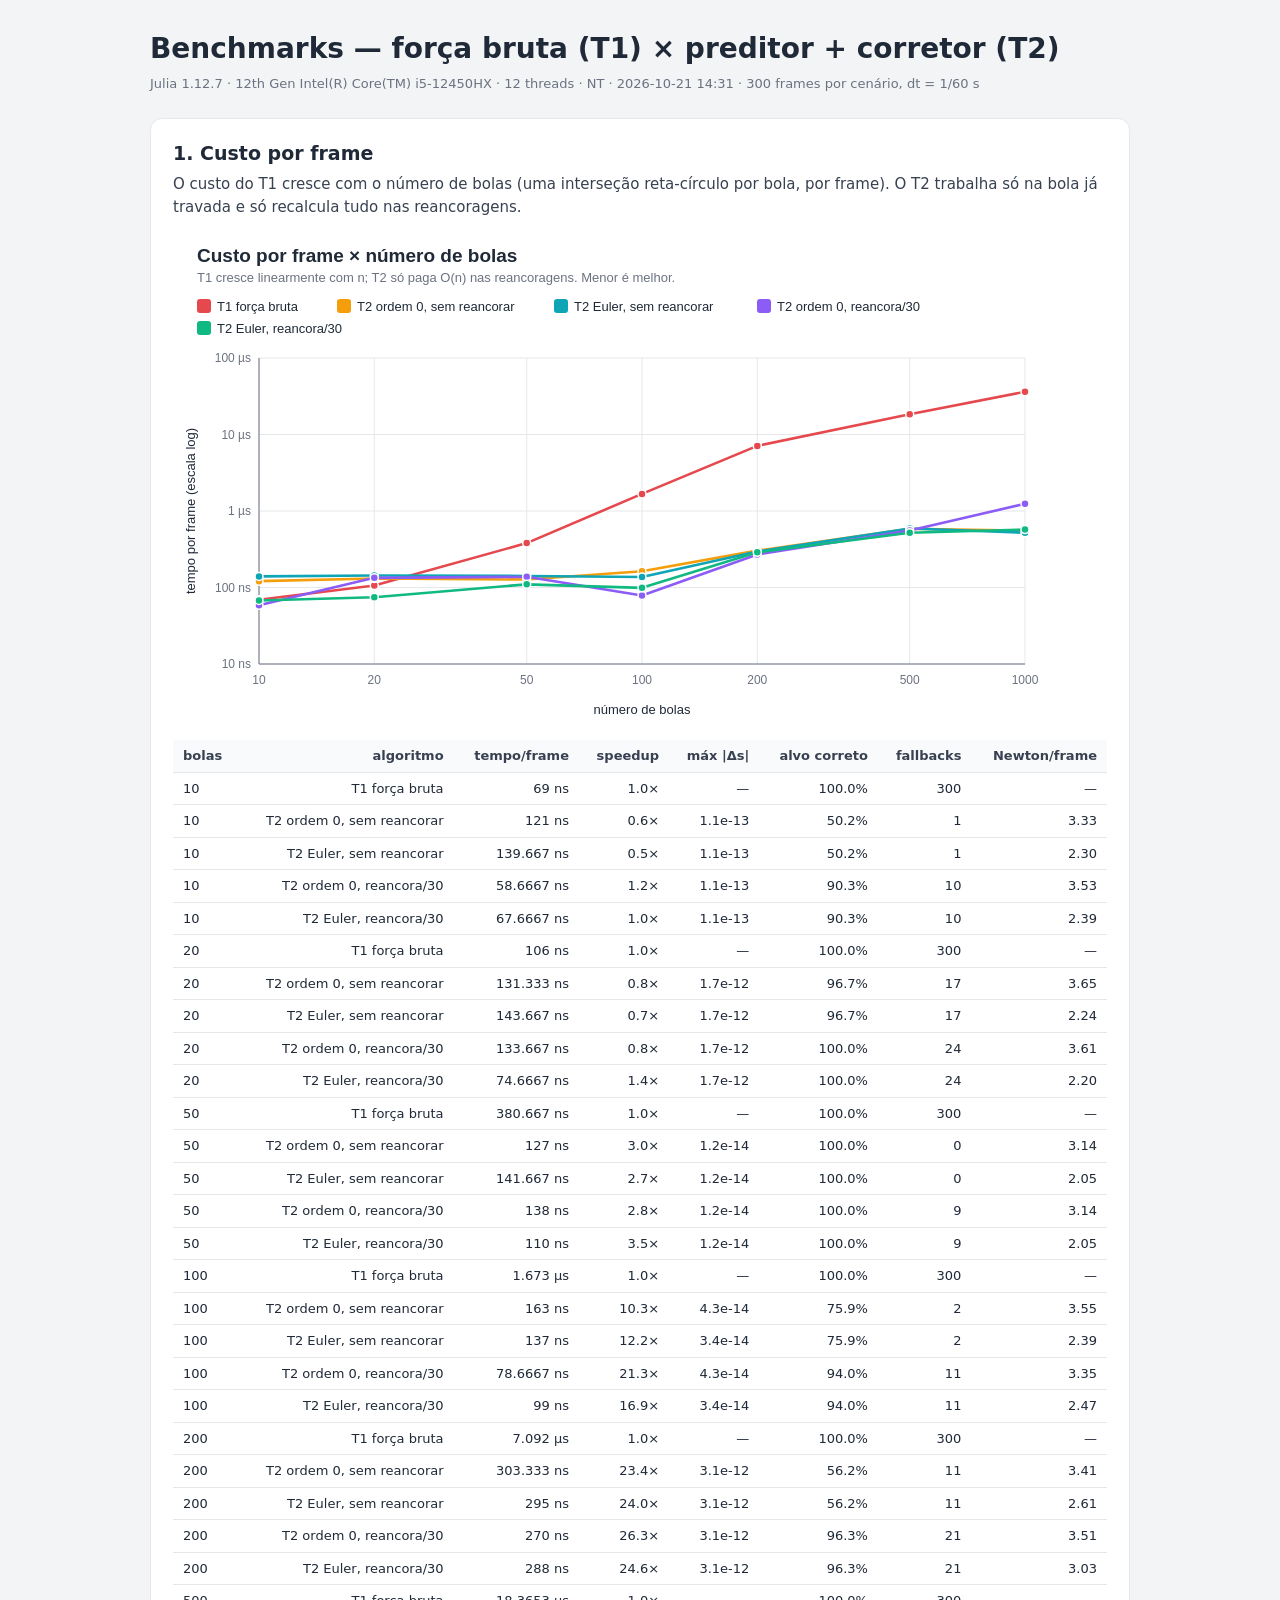
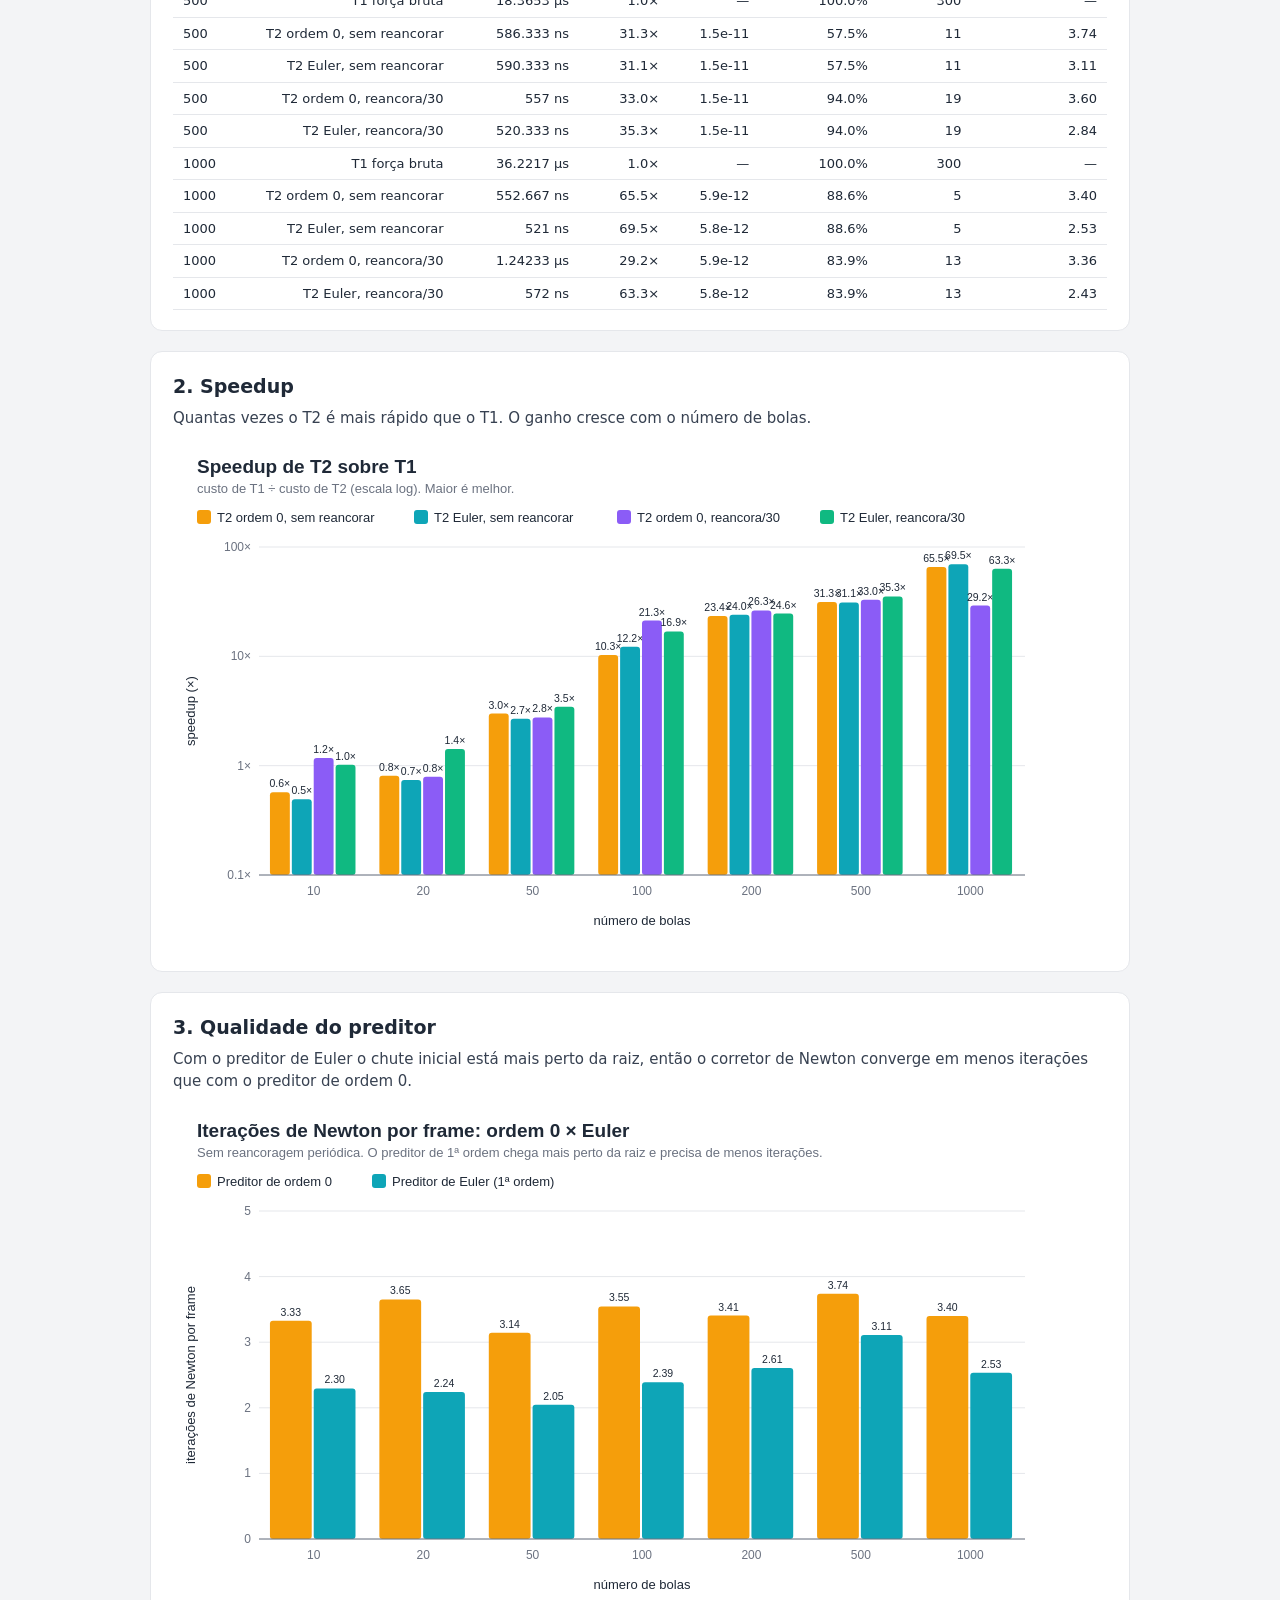
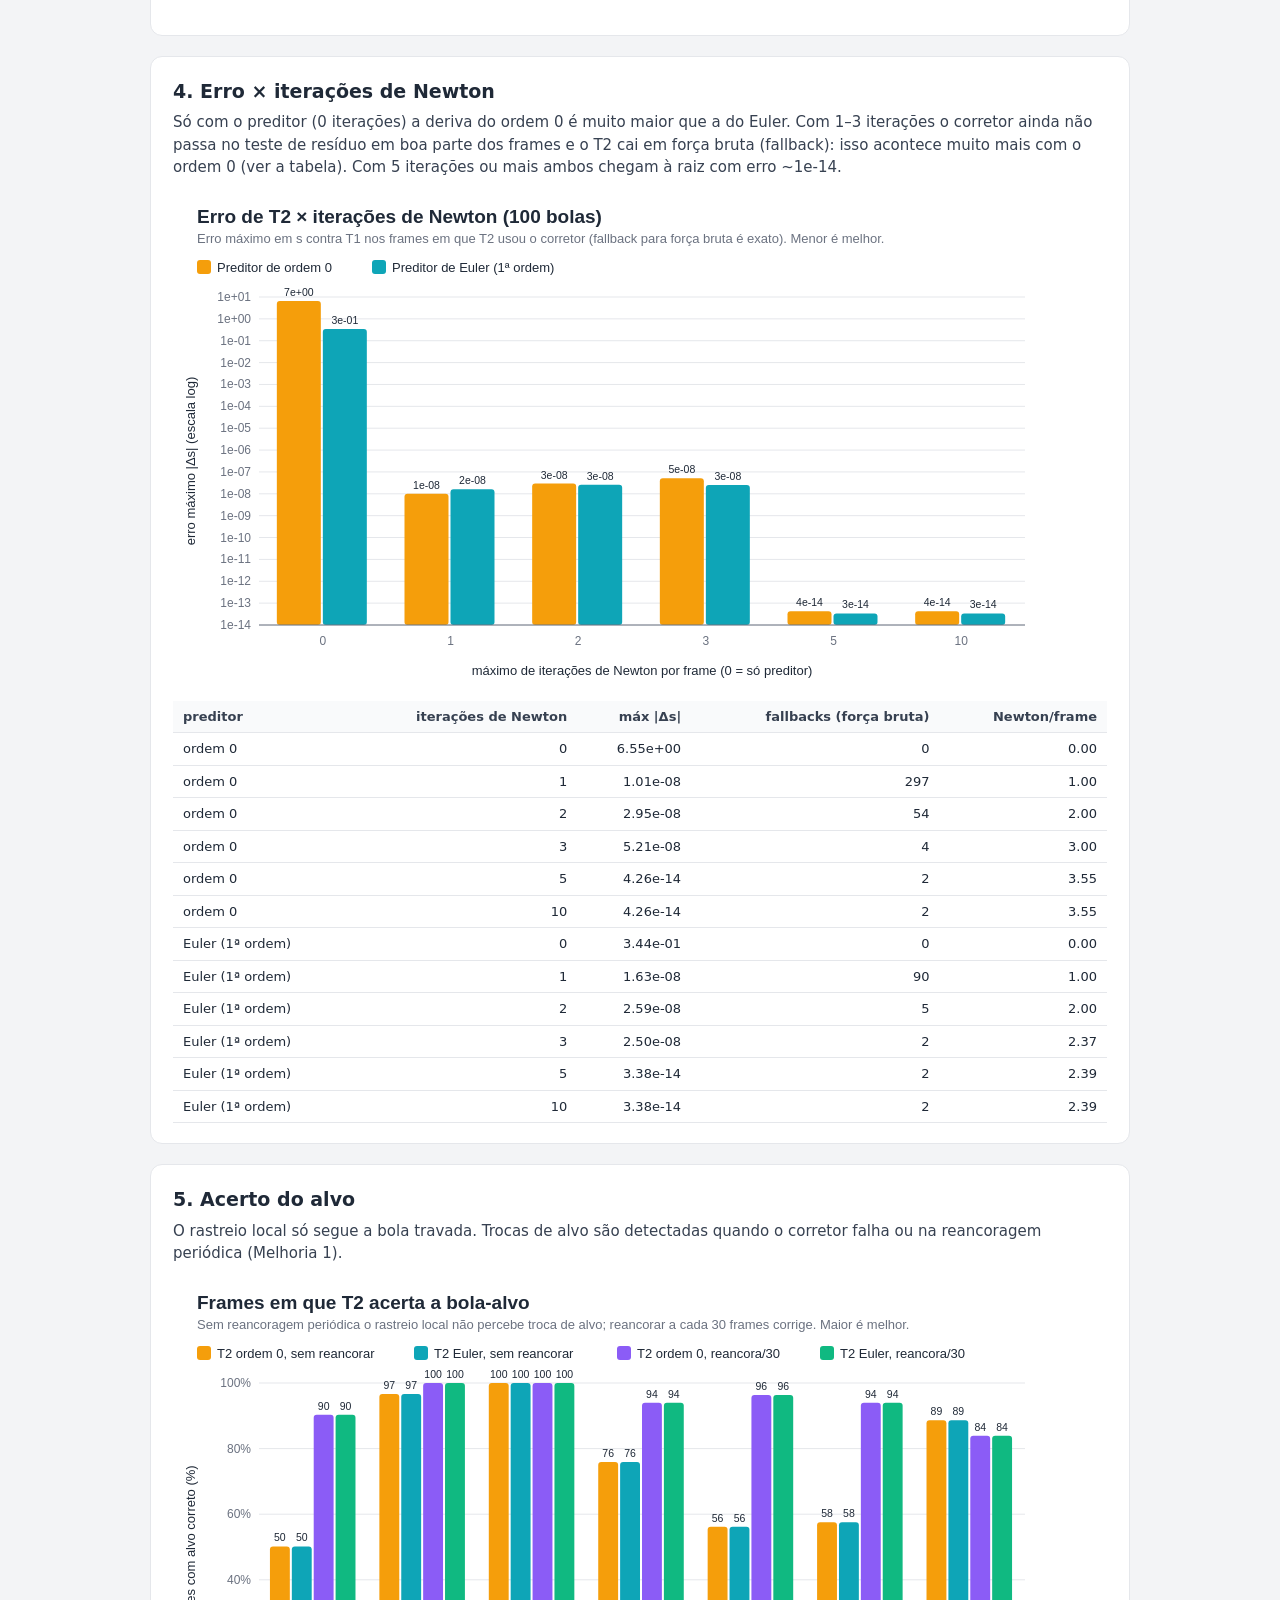
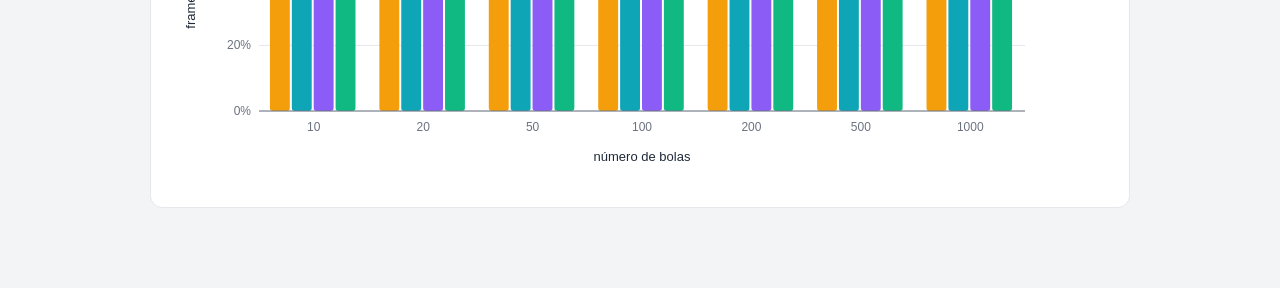
<file: docs/benchmark/relatorio.html>
<!doctype html><html lang="pt-BR"><head><meta charset="utf-8">
<meta name="viewport" content="width=device-width, initial-scale=1">
<title>Benchmarks — T1 × T2</title><style>
body{font:15px/1.5 system-ui,"Segoe UI",Roboto,sans-serif;color:#1f2937;background:#f3f4f6;margin:0}
main{max-width:980px;margin:0 auto;padding:28px 20px 60px}
h1{font-size:28px;margin:0 0 4px} .meta{color:#6b7280;margin:0 0 24px;font-size:13px}
section{background:#fff;border:1px solid #e5e7eb;border-radius:12px;padding:20px 22px;margin:0 0 20px}
h2{font-size:19px;margin:0 0 6px} p{margin:6px 0 12px;color:#374151}
svg{max-width:100%;height:auto;display:block;margin:10px 0}
table{border-collapse:collapse;width:100%;font-size:13px;font-variant-numeric:tabular-nums;margin-top:8px}
th,td{padding:6px 10px;border-bottom:1px solid #e5e7eb;text-align:right} th:first-child,td:first-child{text-align:left}
th{background:#f9fafb;color:#374151}
</style></head><body><main>
<h1>Benchmarks — força bruta (T1) × preditor + corretor (T2)</h1>
<p class="meta">Julia 1.12.7 · 12th Gen Intel(R) Core(TM) i5-12450HX · 12 threads · NT · 2026-10-21 14:31 · 300 frames por cenário, dt = 1/60 s</p><section><h2>1. Custo por frame</h2><p>O custo do T1 cresce com o número de bolas (uma interseção reta-círculo por bola, por frame). O T2 trabalha só na bola já travada e só recalcula tudo nas reancoragens.</p><svg xmlns="http://www.w3.org/2000/svg" viewBox="0 0 880 500" width="880" height="500" font-family="Segoe UI, Roboto, Arial, sans-serif"><rect width="880" height="500" fill="#ffffff"/><text x="24" y="32" font-size="19" font-weight="700" fill="#1f2937">Custo por frame × número de bolas</text><text x="24" y="52" font-size="13" fill="#6b7280">T1 cresce linearmente com n; T2 só paga O(n) nas reancoragens. Menor é melhor.</text><rect x="24.0" y="69" width="14" height="14" rx="3" fill="#e5484d"/><text x="44.0" y="81" font-size="13" fill="#1f2937">T1 força bruta</text><rect x="164.0" y="69" width="14" height="14" rx="3" fill="#f59e0b"/><text x="184.0" y="81" font-size="13" fill="#1f2937">T2 ordem 0, sem reancorar</text><rect x="381.0" y="69" width="14" height="14" rx="3" fill="#0ea5b7"/><text x="401.0" y="81" font-size="13" fill="#1f2937">T2 Euler, sem reancorar</text><rect x="584.0" y="69" width="14" height="14" rx="3" fill="#8b5cf6"/><text x="604.0" y="81" font-size="13" fill="#1f2937">T2 ordem 0, reancora/30</text><rect x="24.0" y="91" width="14" height="14" rx="3" fill="#10b981"/><text x="44.0" y="103" font-size="13" fill="#1f2937">T2 Euler, reancora/30</text><line x1="86" x2="852" y1="434.0" y2="434.0" stroke="#e5e7eb"/><text x="78" y="438.0" font-size="12" text-anchor="end" fill="#6b7280">10 ns</text><line x1="86" x2="852" y1="357.5" y2="357.5" stroke="#e5e7eb"/><text x="78" y="361.5" font-size="12" text-anchor="end" fill="#6b7280">100 ns</text><line x1="86" x2="852" y1="281.0" y2="281.0" stroke="#e5e7eb"/><text x="78" y="285.0" font-size="12" text-anchor="end" fill="#6b7280">1 µs</text><line x1="86" x2="852" y1="204.5" y2="204.5" stroke="#e5e7eb"/><text x="78" y="208.5" font-size="12" text-anchor="end" fill="#6b7280">10 µs</text><line x1="86" x2="852" y1="128.0" y2="128.0" stroke="#e5e7eb"/><text x="78" y="132.0" font-size="12" text-anchor="end" fill="#6b7280">100 µs</text><line x1="86.0" x2="86.0" y1="128" y2="434" stroke="#e5e7eb"/><text x="86.0" y="454" font-size="12" text-anchor="middle" fill="#6b7280">10</text><line x1="201.29448833930482" x2="201.29448833930482" y1="128" y2="434" stroke="#e5e7eb"/><text x="201.29448833930482" y="454" font-size="12" text-anchor="middle" fill="#6b7280">20</text><line x1="353.70551166069515" x2="353.70551166069515" y1="128" y2="434" stroke="#e5e7eb"/><text x="353.70551166069515" y="454" font-size="12" text-anchor="middle" fill="#6b7280">50</text><line x1="469.0" x2="469.0" y1="128" y2="434" stroke="#e5e7eb"/><text x="469.0" y="454" font-size="12" text-anchor="middle" fill="#6b7280">100</text><line x1="584.2944883393048" x2="584.2944883393048" y1="128" y2="434" stroke="#e5e7eb"/><text x="584.2944883393048" y="454" font-size="12" text-anchor="middle" fill="#6b7280">200</text><line x1="736.7055116606952" x2="736.7055116606952" y1="128" y2="434" stroke="#e5e7eb"/><text x="736.7055116606952" y="454" font-size="12" text-anchor="middle" fill="#6b7280">500</text><line x1="852.0" x2="852.0" y1="128" y2="434" stroke="#e5e7eb"/><text x="852.0" y="454" font-size="12" text-anchor="middle" fill="#6b7280">1000</text><line x1="86" x2="852" y1="434" y2="434" stroke="#6b7280"/><line x1="86" x2="86" y1="128" y2="434" stroke="#6b7280"/><text x="469.0" y="484" font-size="13" text-anchor="middle" fill="#1f2937">número de bolas</text><text transform="translate(22 281.0) rotate(-90)" font-size="13" text-anchor="middle" fill="#1f2937">tempo por frame (escala log)</text><polyline points="86.0,369.82804455859997 201.29448833930482,355.5641013072451 353.70551166069515,313.08831903695227 469.0,263.90256051637687 584.2944883393048,215.91619238994065 736.7055116606952,184.30409063279353 852.0,161.73891513412957" fill="none" stroke="#e5484d" stroke-width="2.6" stroke-linejoin="round"/><circle cx="86.0" cy="369.82804455859997" r="4" fill="#e5484d" stroke="#fff" stroke-width="1.5"/><circle cx="201.29448833930482" cy="355.5641013072451" r="4" fill="#e5484d" stroke="#fff" stroke-width="1.5"/><circle cx="353.70551166069515" cy="313.08831903695227" r="4" fill="#e5484d" stroke="#fff" stroke-width="1.5"/><circle cx="469.0" cy="263.90256051637687" r="4" fill="#e5484d" stroke="#fff" stroke-width="1.5"/><circle cx="584.2944883393048" cy="215.91619238994065" r="4" fill="#e5484d" stroke="#fff" stroke-width="1.5"/><circle cx="736.7055116606952" cy="184.30409063279353" r="4" fill="#e5484d" stroke="#fff" stroke-width="1.5"/><circle cx="852.0" cy="161.73891513412957" r="4" fill="#e5484d" stroke="#fff" stroke-width="1.5"/><polyline points="86.0,351.1669191707915 201.29448833930482,348.44431501639775 353.70551166069515,349.5590153468693 469.0,341.26764826309727 584.2944883393048,320.63310947349055 736.7055116606952,298.73693926755834 852.0,300.7015597306637" fill="none" stroke="#f59e0b" stroke-width="2.6" stroke-linejoin="round"/><circle cx="86.0" cy="351.1669191707915" r="4" fill="#f59e0b" stroke="#fff" stroke-width="1.5"/><circle cx="201.29448833930482" cy="348.44431501639775" r="4" fill="#f59e0b" stroke="#fff" stroke-width="1.5"/><circle cx="353.70551166069515" cy="349.5590153468693" r="4" fill="#f59e0b" stroke="#fff" stroke-width="1.5"/><circle cx="469.0" cy="341.26764826309727" r="4" fill="#f59e0b" stroke="#fff" stroke-width="1.5"/><circle cx="584.2944883393048" cy="320.63310947349055" r="4" fill="#f59e0b" stroke="#fff" stroke-width="1.5"/><circle cx="736.7055116606952" cy="298.73693926755834" r="4" fill="#f59e0b" stroke="#fff" stroke-width="1.5"/><circle cx="852.0" cy="300.7015597306637" r="4" fill="#f59e0b" stroke="#fff" stroke-width="1.5"/><polyline points="86.0,346.40040322913256 201.29448833930482,345.46226481875823 353.70551166069515,345.9280228372054 469.0,347.04087661253493 584.2944883393048,321.5586157776705 736.7055116606952,298.51105605501346 852.0,302.66191416758636" fill="none" stroke="#0ea5b7" stroke-width="2.6" stroke-linejoin="round"/><circle cx="86.0" cy="346.40040322913256" r="4" fill="#0ea5b7" stroke="#fff" stroke-width="1.5"/><circle cx="201.29448833930482" cy="345.46226481875823" r="4" fill="#0ea5b7" stroke="#fff" stroke-width="1.5"/><circle cx="353.70551166069515" cy="345.9280228372054" r="4" fill="#0ea5b7" stroke="#fff" stroke-width="1.5"/><circle cx="469.0" cy="347.04087661253493" r="4" fill="#0ea5b7" stroke="#fff" stroke-width="1.5"/><circle cx="584.2944883393048" cy="321.5586157776705" r="4" fill="#0ea5b7" stroke="#fff" stroke-width="1.5"/><circle cx="736.7055116606952" cy="298.51105605501346" r="4" fill="#0ea5b7" stroke="#fff" stroke-width="1.5"/><circle cx="852.0" cy="302.66191416758636" r="4" fill="#0ea5b7" stroke="#fff" stroke-width="1.5"/><polyline points="86.0,375.2180568982717 201.29448833930482,347.8592314806102 353.70551166069515,346.7992498903054 469.0,365.472007758841 584.2944883393048,324.50067204183745 736.7055116606952,300.44207756920974 852.0,273.79078244038544" fill="none" stroke="#8b5cf6" stroke-width="2.6" stroke-linejoin="round"/><circle cx="86.0" cy="375.2180568982717" r="4" fill="#8b5cf6" stroke="#fff" stroke-width="1.5"/><circle cx="201.29448833930482" cy="347.8592314806102" r="4" fill="#8b5cf6" stroke="#fff" stroke-width="1.5"/><circle cx="353.70551166069515" cy="346.7992498903054" r="4" fill="#8b5cf6" stroke="#fff" stroke-width="1.5"/><circle cx="469.0" cy="365.472007758841" r="4" fill="#8b5cf6" stroke="#fff" stroke-width="1.5"/><circle cx="584.2944883393048" cy="324.50067204183745" r="4" fill="#8b5cf6" stroke="#fff" stroke-width="1.5"/><circle cx="736.7055116606952" cy="300.44207756920974" r="4" fill="#8b5cf6" stroke="#fff" stroke-width="1.5"/><circle cx="852.0" cy="273.79078244038544" r="4" fill="#8b5cf6" stroke="#fff" stroke-width="1.5"/><polyline points="86.0,370.4763290856934 201.29448833930482,367.2058025834907 353.70551166069515,354.33345958539576 469.0,357.83390761328747 584.2944883393048,322.35647468641884 736.7055116606952,302.70445390177923 852.0,299.5592037973336" fill="none" stroke="#10b981" stroke-width="2.6" stroke-linejoin="round"/><circle cx="86.0" cy="370.4763290856934" r="4" fill="#10b981" stroke="#fff" stroke-width="1.5"/><circle cx="201.29448833930482" cy="367.2058025834907" r="4" fill="#10b981" stroke="#fff" stroke-width="1.5"/><circle cx="353.70551166069515" cy="354.33345958539576" r="4" fill="#10b981" stroke="#fff" stroke-width="1.5"/><circle cx="469.0" cy="357.83390761328747" r="4" fill="#10b981" stroke="#fff" stroke-width="1.5"/><circle cx="584.2944883393048" cy="322.35647468641884" r="4" fill="#10b981" stroke="#fff" stroke-width="1.5"/><circle cx="736.7055116606952" cy="302.70445390177923" r="4" fill="#10b981" stroke="#fff" stroke-width="1.5"/><circle cx="852.0" cy="299.5592037973336" r="4" fill="#10b981" stroke="#fff" stroke-width="1.5"/></svg><table><thead><tr><th>bolas</th><th>algoritmo</th><th>tempo/frame</th><th>speedup</th><th>máx |Δs|</th><th>alvo correto</th><th>fallbacks</th><th>Newton/frame</th></tr></thead><tbody><tr><td>10</td><td>T1 força bruta</td><td>69 ns</td><td>1.0×</td><td>—</td><td>100.0%</td><td>300</td><td>—</td></tr><tr><td>10</td><td>T2 ordem 0, sem reancorar</td><td>121 ns</td><td>0.6×</td><td>1.1e-13</td><td>50.2%</td><td>1</td><td>3.33</td></tr><tr><td>10</td><td>T2 Euler, sem reancorar</td><td>139.667 ns</td><td>0.5×</td><td>1.1e-13</td><td>50.2%</td><td>1</td><td>2.30</td></tr><tr><td>10</td><td>T2 ordem 0, reancora/30</td><td>58.6667 ns</td><td>1.2×</td><td>1.1e-13</td><td>90.3%</td><td>10</td><td>3.53</td></tr><tr><td>10</td><td>T2 Euler, reancora/30</td><td>67.6667 ns</td><td>1.0×</td><td>1.1e-13</td><td>90.3%</td><td>10</td><td>2.39</td></tr><tr><td>20</td><td>T1 força bruta</td><td>106 ns</td><td>1.0×</td><td>—</td><td>100.0%</td><td>300</td><td>—</td></tr><tr><td>20</td><td>T2 ordem 0, sem reancorar</td><td>131.333 ns</td><td>0.8×</td><td>1.7e-12</td><td>96.7%</td><td>17</td><td>3.65</td></tr><tr><td>20</td><td>T2 Euler, sem reancorar</td><td>143.667 ns</td><td>0.7×</td><td>1.7e-12</td><td>96.7%</td><td>17</td><td>2.24</td></tr><tr><td>20</td><td>T2 ordem 0, reancora/30</td><td>133.667 ns</td><td>0.8×</td><td>1.7e-12</td><td>100.0%</td><td>24</td><td>3.61</td></tr><tr><td>20</td><td>T2 Euler, reancora/30</td><td>74.6667 ns</td><td>1.4×</td><td>1.7e-12</td><td>100.0%</td><td>24</td><td>2.20</td></tr><tr><td>50</td><td>T1 força bruta</td><td>380.667 ns</td><td>1.0×</td><td>—</td><td>100.0%</td><td>300</td><td>—</td></tr><tr><td>50</td><td>T2 ordem 0, sem reancorar</td><td>127 ns</td><td>3.0×</td><td>1.2e-14</td><td>100.0%</td><td>0</td><td>3.14</td></tr><tr><td>50</td><td>T2 Euler, sem reancorar</td><td>141.667 ns</td><td>2.7×</td><td>1.2e-14</td><td>100.0%</td><td>0</td><td>2.05</td></tr><tr><td>50</td><td>T2 ordem 0, reancora/30</td><td>138 ns</td><td>2.8×</td><td>1.2e-14</td><td>100.0%</td><td>9</td><td>3.14</td></tr><tr><td>50</td><td>T2 Euler, reancora/30</td><td>110 ns</td><td>3.5×</td><td>1.2e-14</td><td>100.0%</td><td>9</td><td>2.05</td></tr><tr><td>100</td><td>T1 força bruta</td><td>1.673 µs</td><td>1.0×</td><td>—</td><td>100.0%</td><td>300</td><td>—</td></tr><tr><td>100</td><td>T2 ordem 0, sem reancorar</td><td>163 ns</td><td>10.3×</td><td>4.3e-14</td><td>75.9%</td><td>2</td><td>3.55</td></tr><tr><td>100</td><td>T2 Euler, sem reancorar</td><td>137 ns</td><td>12.2×</td><td>3.4e-14</td><td>75.9%</td><td>2</td><td>2.39</td></tr><tr><td>100</td><td>T2 ordem 0, reancora/30</td><td>78.6667 ns</td><td>21.3×</td><td>4.3e-14</td><td>94.0%</td><td>11</td><td>3.35</td></tr><tr><td>100</td><td>T2 Euler, reancora/30</td><td>99 ns</td><td>16.9×</td><td>3.4e-14</td><td>94.0%</td><td>11</td><td>2.47</td></tr><tr><td>200</td><td>T1 força bruta</td><td>7.092 µs</td><td>1.0×</td><td>—</td><td>100.0%</td><td>300</td><td>—</td></tr><tr><td>200</td><td>T2 ordem 0, sem reancorar</td><td>303.333 ns</td><td>23.4×</td><td>3.1e-12</td><td>56.2%</td><td>11</td><td>3.41</td></tr><tr><td>200</td><td>T2 Euler, sem reancorar</td><td>295 ns</td><td>24.0×</td><td>3.1e-12</td><td>56.2%</td><td>11</td><td>2.61</td></tr><tr><td>200</td><td>T2 ordem 0, reancora/30</td><td>270 ns</td><td>26.3×</td><td>3.1e-12</td><td>96.3%</td><td>21</td><td>3.51</td></tr><tr><td>200</td><td>T2 Euler, reancora/30</td><td>288 ns</td><td>24.6×</td><td>3.1e-12</td><td>96.3%</td><td>21</td><td>3.03</td></tr><tr><td>500</td><td>T1 força bruta</td><td>18.3653 µs</td><td>1.0×</td><td>—</td><td>100.0%</td><td>300</td><td>—</td></tr><tr><td>500</td><td>T2 ordem 0, sem reancorar</td><td>586.333 ns</td><td>31.3×</td><td>1.5e-11</td><td>57.5%</td><td>11</td><td>3.74</td></tr><tr><td>500</td><td>T2 Euler, sem reancorar</td><td>590.333 ns</td><td>31.1×</td><td>1.5e-11</td><td>57.5%</td><td>11</td><td>3.11</td></tr><tr><td>500</td><td>T2 ordem 0, reancora/30</td><td>557 ns</td><td>33.0×</td><td>1.5e-11</td><td>94.0%</td><td>19</td><td>3.60</td></tr><tr><td>500</td><td>T2 Euler, reancora/30</td><td>520.333 ns</td><td>35.3×</td><td>1.5e-11</td><td>94.0%</td><td>19</td><td>2.84</td></tr><tr><td>1000</td><td>T1 força bruta</td><td>36.2217 µs</td><td>1.0×</td><td>—</td><td>100.0%</td><td>300</td><td>—</td></tr><tr><td>1000</td><td>T2 ordem 0, sem reancorar</td><td>552.667 ns</td><td>65.5×</td><td>5.9e-12</td><td>88.6%</td><td>5</td><td>3.40</td></tr><tr><td>1000</td><td>T2 Euler, sem reancorar</td><td>521 ns</td><td>69.5×</td><td>5.8e-12</td><td>88.6%</td><td>5</td><td>2.53</td></tr><tr><td>1000</td><td>T2 ordem 0, reancora/30</td><td>1.24233 µs</td><td>29.2×</td><td>5.9e-12</td><td>83.9%</td><td>13</td><td>3.36</td></tr><tr><td>1000</td><td>T2 Euler, reancora/30</td><td>572 ns</td><td>63.3×</td><td>5.8e-12</td><td>83.9%</td><td>13</td><td>2.43</td></tr></tbody></table></section><section><h2>2. Speedup</h2><p>Quantas vezes o T2 é mais rápido que o T1. O ganho cresce com o número de bolas.</p><svg xmlns="http://www.w3.org/2000/svg" viewBox="0 0 880 500" width="880" height="500" font-family="Segoe UI, Roboto, Arial, sans-serif"><rect width="880" height="500" fill="#ffffff"/><text x="24" y="32" font-size="19" font-weight="700" fill="#1f2937">Speedup de T2 sobre T1</text><text x="24" y="52" font-size="13" fill="#6b7280">custo de T1 ÷ custo de T2 (escala log). Maior é melhor.</text><rect x="24.0" y="69" width="14" height="14" rx="3" fill="#f59e0b"/><text x="44.0" y="81" font-size="13" fill="#1f2937">T2 ordem 0, sem reancorar</text><rect x="241.0" y="69" width="14" height="14" rx="3" fill="#0ea5b7"/><text x="261.0" y="81" font-size="13" fill="#1f2937">T2 Euler, sem reancorar</text><rect x="444.0" y="69" width="14" height="14" rx="3" fill="#8b5cf6"/><text x="464.0" y="81" font-size="13" fill="#1f2937">T2 ordem 0, reancora/30</text><rect x="647.0" y="69" width="14" height="14" rx="3" fill="#10b981"/><text x="667.0" y="81" font-size="13" fill="#1f2937">T2 Euler, reancora/30</text><line x1="86" x2="852" y1="434.0" y2="434.0" stroke="#e5e7eb"/><text x="78" y="438.0" font-size="12" text-anchor="end" fill="#6b7280">0.1×</text><line x1="86" x2="852" y1="324.6666666666667" y2="324.6666666666667" stroke="#e5e7eb"/><text x="78" y="328.6666666666667" font-size="12" text-anchor="end" fill="#6b7280">1×</text><line x1="86" x2="852" y1="215.33333333333334" y2="215.33333333333334" stroke="#e5e7eb"/><text x="78" y="219.33333333333334" font-size="12" text-anchor="end" fill="#6b7280">10×</text><line x1="86" x2="852" y1="106.0" y2="106.0" stroke="#e5e7eb"/><text x="78" y="110.0" font-size="12" text-anchor="end" fill="#6b7280">100×</text><text x="140.71428571428572" y="454" font-size="12" text-anchor="middle" fill="#6b7280">10</text><rect x="96.94285714285715" y="351.337033233992" width="19.885714285714286" height="82.66296676600803" rx="3" fill="#f59e0b"/><text x="106.8857142857143" y="346.337033233992" font-size="10.5" text-anchor="middle" fill="#1f2937">0.6×</text><rect x="118.82857142857142" y="358.14930874102527" width="19.885714285714286" height="75.85069125897473" rx="3" fill="#0ea5b7"/><text x="128.77142857142857" y="353.14930874102527" font-size="10.5" text-anchor="middle" fill="#1f2937">0.5×</text><rect x="140.71428571428572" y="316.96329391105735" width="19.885714285714286" height="117.03670608894265" rx="3" fill="#8b5cf6"/><text x="150.65714285714287" y="311.96329391105735" font-size="10.5" text-anchor="middle" fill="#1f2937">1.2×</text><rect x="162.6" y="323.7401423752216" width="19.885714285714286" height="110.25985762477842" rx="3" fill="#10b981"/><text x="172.54285714285714" y="318.7401423752216" font-size="10.5" text-anchor="middle" fill="#1f2937">1.0×</text><text x="250.14285714285717" y="454" font-size="12" text-anchor="middle" fill="#6b7280">20</text><rect x="206.3714285714286" y="334.84222180129814" width="19.885714285714286" height="99.15777819870186" rx="3" fill="#f59e0b"/><text x="216.31428571428575" y="329.84222180129814" font-size="10.5" text-anchor="middle" fill="#1f2937">0.8×</text><rect x="228.25714285714287" y="339.1041497526087" width="19.885714285714286" height="94.89585024739131" rx="3" fill="#0ea5b7"/><text x="238.20000000000002" y="334.1041497526087" font-size="10.5" text-anchor="middle" fill="#1f2937">0.7×</text><rect x="250.14285714285714" y="335.6784196215086" width="19.885714285714286" height="98.32158037849138" rx="3" fill="#8b5cf6"/><text x="260.0857142857143" y="330.6784196215086" font-size="10.5" text-anchor="middle" fill="#1f2937">0.8×</text><rect x="272.02857142857147" y="308.02841821957054" width="19.885714285714286" height="125.97158178042946" rx="3" fill="#10b981"/><text x="281.9714285714286" y="303.02841821957054" font-size="10.5" text-anchor="middle" fill="#1f2937">1.4×</text><text x="359.5714285714286" y="454" font-size="12" text-anchor="middle" fill="#6b7280">50</text><rect x="315.80000000000007" y="272.5429699797263" width="19.885714285714286" height="161.4570300202737" rx="3" fill="#f59e0b"/><text x="325.7428571428572" y="267.5429699797263" font-size="10.5" text-anchor="middle" fill="#1f2937">3.0×</text><rect x="337.68571428571437" y="277.7323623246927" width="19.885714285714286" height="156.2676376753073" rx="3" fill="#0ea5b7"/><text x="347.6285714285715" y="272.7323623246927" font-size="10.5" text-anchor="middle" fill="#1f2937">2.7×</text><rect x="359.5714285714286" y="276.487209935077" width="19.885714285714286" height="157.51279006492302" rx="3" fill="#8b5cf6"/><text x="369.51428571428573" y="271.487209935077" font-size="10.5" text-anchor="middle" fill="#1f2937">2.8×</text><rect x="381.4571428571429" y="265.7193633991743" width="19.885714285714286" height="168.2806366008257" rx="3" fill="#10b981"/><text x="391.40000000000003" y="260.7193633991743" font-size="10.5" text-anchor="middle" fill="#1f2937">3.5×</text><text x="469.0" y="454" font-size="12" text-anchor="middle" fill="#6b7280">100</text><rect x="425.22857142857146" y="214.09695520294423" width="19.885714285714286" height="219.90304479705577" rx="3" fill="#f59e0b"/><text x="435.1714285714286" y="209.09695520294423" font-size="10.5" text-anchor="middle" fill="#1f2937">10.3×</text><rect x="447.11428571428576" y="205.84589246387867" width="19.885714285714286" height="228.15410753612133" rx="3" fill="#0ea5b7"/><text x="457.0571428571429" y="200.84589246387867" font-size="10.5" text-anchor="middle" fill="#1f2937">12.2×</text><rect x="469.0" y="179.50423226349346" width="19.885714285714286" height="254.49576773650654" rx="3" fill="#8b5cf6"/><text x="478.9428571428571" y="174.50423226349346" font-size="10.5" text-anchor="middle" fill="#1f2937">21.3×</text><rect x="490.8857142857143" y="190.42055839744367" width="19.885714285714286" height="243.57944160255633" rx="3" fill="#10b981"/><text x="500.8285714285714" y="185.42055839744367" font-size="10.5" text-anchor="middle" fill="#1f2937">16.9×</text><text x="578.4285714285714" y="454" font-size="12" text-anchor="middle" fill="#6b7280">200</text><rect x="534.6571428571428" y="175.0058875668656" width="19.885714285714286" height="258.99411243313443" rx="3" fill="#f59e0b"/><text x="544.6" y="170.0058875668656" font-size="10.5" text-anchor="middle" fill="#1f2937">23.4×</text><rect x="556.5428571428571" y="173.68315960272156" width="19.885714285714286" height="260.31684039727844" rx="3" fill="#0ea5b7"/><text x="566.4857142857143" y="168.68315960272156" font-size="10.5" text-anchor="middle" fill="#1f2937">24.0×</text><rect x="578.4285714285714" y="169.4783907371584" width="19.885714285714286" height="264.5216092628416" rx="3" fill="#8b5cf6"/><text x="588.3714285714286" y="164.4783907371584" font-size="10.5" text-anchor="middle" fill="#1f2937">26.3×</text><rect x="600.3142857142857" y="172.54286451745168" width="19.885714285714286" height="261.4571354825483" rx="3" fill="#10b981"/><text x="610.2571428571429" y="167.54286451745168" font-size="10.5" text-anchor="middle" fill="#1f2937">24.6×</text><text x="687.8571428571428" y="454" font-size="12" text-anchor="middle" fill="#6b7280">500</text><rect x="644.0857142857142" y="161.11993746316827" width="19.885714285714286" height="272.8800625368317" rx="3" fill="#f59e0b"/><text x="654.0285714285714" y="156.11993746316827" font-size="10.5" text-anchor="middle" fill="#1f2937">31.3×</text><rect x="665.9714285714284" y="161.44276837260065" width="19.885714285714286" height="272.55723162739935" rx="3" fill="#0ea5b7"/><text x="675.9142857142856" y="156.44276837260065" font-size="10.5" text-anchor="middle" fill="#1f2937">31.1×</text><rect x="687.8571428571428" y="158.68296420416328" width="19.885714285714286" height="275.3170357958367" rx="3" fill="#8b5cf6"/><text x="697.8" y="153.68296420416328" font-size="10.5" text-anchor="middle" fill="#1f2937">33.0×</text><rect x="709.742857142857" y="155.44958975064353" width="19.885714285714286" height="278.55041024935645" rx="3" fill="#10b981"/><text x="719.6857142857142" y="150.44958975064353" font-size="10.5" text-anchor="middle" fill="#1f2937">35.3×</text><text x="797.2857142857142" y="454" font-size="12" text-anchor="middle" fill="#6b7280">1000</text><rect x="753.5142857142856" y="126.0621027117072" width="19.885714285714286" height="307.9378972882928" rx="3" fill="#f59e0b"/><text x="763.4571428571428" y="121.0621027117072" font-size="10.5" text-anchor="middle" fill="#1f2937">65.5×</text><rect x="775.3999999999999" y="123.26037610904646" width="19.885714285714286" height="310.73962389095357" rx="3" fill="#0ea5b7"/><text x="785.342857142857" y="118.26037610904646" font-size="10.5" text-anchor="middle" fill="#1f2937">69.5×</text><rect x="797.2857142857142" y="164.52282145336852" width="19.885714285714286" height="269.4771785466315" rx="3" fill="#8b5cf6"/><text x="807.2285714285714" y="159.52282145336852" font-size="10.5" text-anchor="middle" fill="#1f2937">29.2×</text><rect x="819.1714285714285" y="127.69475084300244" width="19.885714285714286" height="306.30524915699755" rx="3" fill="#10b981"/><text x="829.1142857142856" y="122.69475084300244" font-size="10.5" text-anchor="middle" fill="#1f2937">63.3×</text><line x1="86" x2="852" y1="434" y2="434" stroke="#6b7280"/><text x="469.0" y="484" font-size="13" text-anchor="middle" fill="#1f2937">número de bolas</text><text transform="translate(22 270.0) rotate(-90)" font-size="13" text-anchor="middle" fill="#1f2937">speedup (×)</text></svg></section><section><h2>3. Qualidade do preditor</h2><p>Com o preditor de Euler o chute inicial está mais perto da raiz, então o corretor de Newton converge em menos iterações que com o preditor de ordem 0.</p><svg xmlns="http://www.w3.org/2000/svg" viewBox="0 0 880 500" width="880" height="500" font-family="Segoe UI, Roboto, Arial, sans-serif"><rect width="880" height="500" fill="#ffffff"/><text x="24" y="32" font-size="19" font-weight="700" fill="#1f2937">Iterações de Newton por frame: ordem 0 × Euler</text><text x="24" y="52" font-size="13" fill="#6b7280">Sem reancoragem periódica. O preditor de 1ª ordem chega mais perto da raiz e precisa de menos iterações.</text><rect x="24.0" y="69" width="14" height="14" rx="3" fill="#f59e0b"/><text x="44.0" y="81" font-size="13" fill="#1f2937">Preditor de ordem 0</text><rect x="199.0" y="69" width="14" height="14" rx="3" fill="#0ea5b7"/><text x="219.0" y="81" font-size="13" fill="#1f2937">Preditor de Euler (1ª ordem)</text><line x1="86" x2="852" y1="434.0" y2="434.0" stroke="#e5e7eb"/><text x="78" y="438.0" font-size="12" text-anchor="end" fill="#6b7280">0</text><line x1="86" x2="852" y1="368.40000000000003" y2="368.40000000000003" stroke="#e5e7eb"/><text x="78" y="372.40000000000003" font-size="12" text-anchor="end" fill="#6b7280">1</text><line x1="86" x2="852" y1="302.79999999999995" y2="302.79999999999995" stroke="#e5e7eb"/><text x="78" y="306.79999999999995" font-size="12" text-anchor="end" fill="#6b7280">2</text><line x1="86" x2="852" y1="237.20000000000002" y2="237.20000000000002" stroke="#e5e7eb"/><text x="78" y="241.20000000000002" font-size="12" text-anchor="end" fill="#6b7280">3</text><line x1="86" x2="852" y1="171.59999999999997" y2="171.59999999999997" stroke="#e5e7eb"/><text x="78" y="175.59999999999997" font-size="12" text-anchor="end" fill="#6b7280">4</text><line x1="86" x2="852" y1="106.0" y2="106.0" stroke="#e5e7eb"/><text x="78" y="110.0" font-size="12" text-anchor="end" fill="#6b7280">5</text><text x="140.71428571428572" y="454" font-size="12" text-anchor="middle" fill="#6b7280">10</text><rect x="96.94285714285715" y="215.62684563758387" width="41.77142857142857" height="218.37315436241613" rx="3" fill="#f59e0b"/><text x="117.82857142857144" y="210.62684563758387" font-size="10.5" text-anchor="middle" fill="#1f2937">3.33</text><rect x="140.71428571428572" y="283.4281879194631" width="41.77142857142857" height="150.57181208053692" rx="3" fill="#0ea5b7"/><text x="161.60000000000002" y="278.4281879194631" font-size="10.5" text-anchor="middle" fill="#1f2937">2.30</text><text x="250.14285714285717" y="454" font-size="12" text-anchor="middle" fill="#6b7280">20</text><rect x="206.37142857142857" y="194.39716312056737" width="41.77142857142857" height="239.60283687943263" rx="3" fill="#f59e0b"/><text x="227.25714285714287" y="189.39716312056737" font-size="10.5" text-anchor="middle" fill="#1f2937">3.65</text><rect x="250.14285714285717" y="286.98156028368794" width="41.77142857142857" height="147.01843971631206" rx="3" fill="#0ea5b7"/><text x="271.02857142857147" y="281.98156028368794" font-size="10.5" text-anchor="middle" fill="#1f2937">2.24</text><text x="359.5714285714286" y="454" font-size="12" text-anchor="middle" fill="#6b7280">50</text><rect x="315.8" y="227.7658862876254" width="41.77142857142857" height="206.2341137123746" rx="3" fill="#f59e0b"/><text x="336.6857142857143" y="222.7658862876254" font-size="10.5" text-anchor="middle" fill="#1f2937">3.14</text><rect x="359.5714285714286" y="299.72842809364545" width="41.77142857142857" height="134.27157190635455" rx="3" fill="#0ea5b7"/><text x="380.4571428571429" y="294.72842809364545" font-size="10.5" text-anchor="middle" fill="#1f2937">2.05</text><text x="469.0" y="454" font-size="12" text-anchor="middle" fill="#6b7280">100</text><rect x="425.2285714285714" y="201.4181818181818" width="41.77142857142857" height="232.5818181818182" rx="3" fill="#f59e0b"/><text x="446.1142857142857" y="196.4181818181818" font-size="10.5" text-anchor="middle" fill="#1f2937">3.55</text><rect x="469.0" y="277.17845117845116" width="41.77142857142857" height="156.82154882154884" rx="3" fill="#0ea5b7"/><text x="489.8857142857143" y="272.17845117845116" font-size="10.5" text-anchor="middle" fill="#1f2937">2.39</text><text x="578.4285714285714" y="454" font-size="12" text-anchor="middle" fill="#6b7280">200</text><rect x="534.657142857143" y="210.55" width="41.77142857142857" height="223.45" rx="3" fill="#f59e0b"/><text x="555.5428571428572" y="205.55" font-size="10.5" text-anchor="middle" fill="#1f2937">3.41</text><rect x="578.4285714285714" y="262.93888888888887" width="41.77142857142857" height="171.06111111111113" rx="3" fill="#0ea5b7"/><text x="599.3142857142857" y="257.93888888888887" font-size="10.5" text-anchor="middle" fill="#1f2937">2.61</text><text x="687.8571428571428" y="454" font-size="12" text-anchor="middle" fill="#6b7280">500</text><rect x="644.0857142857143" y="188.68333333333334" width="41.77142857142857" height="245.31666666666666" rx="3" fill="#f59e0b"/><text x="664.9714285714285" y="183.68333333333334" font-size="10.5" text-anchor="middle" fill="#1f2937">3.74</text><rect x="687.8571428571428" y="229.9111111111111" width="41.77142857142857" height="204.0888888888889" rx="3" fill="#0ea5b7"/><text x="708.742857142857" y="224.9111111111111" font-size="10.5" text-anchor="middle" fill="#1f2937">3.11</text><text x="797.2857142857142" y="454" font-size="12" text-anchor="middle" fill="#6b7280">1000</text><rect x="753.5142857142857" y="211.0938775510204" width="41.77142857142857" height="222.9061224489796" rx="3" fill="#f59e0b"/><text x="774.4" y="206.0938775510204" font-size="10.5" text-anchor="middle" fill="#1f2937">3.40</text><rect x="797.2857142857142" y="267.7687074829932" width="41.77142857142857" height="166.2312925170068" rx="3" fill="#0ea5b7"/><text x="818.1714285714285" y="262.7687074829932" font-size="10.5" text-anchor="middle" fill="#1f2937">2.53</text><line x1="86" x2="852" y1="434" y2="434" stroke="#6b7280"/><text x="469.0" y="484" font-size="13" text-anchor="middle" fill="#1f2937">número de bolas</text><text transform="translate(22 270.0) rotate(-90)" font-size="13" text-anchor="middle" fill="#1f2937">iterações de Newton por frame</text></svg></section><section><h2>4. Erro × iterações de Newton</h2><p>Só com o preditor (0 iterações) a deriva do ordem 0 é muito maior que a do Euler. Com 1–3 iterações o corretor ainda não passa no teste de resíduo em boa parte dos frames e o T2 cai em força bruta (fallback): isso acontece muito mais com o ordem 0 (ver a tabela). Com 5 iterações ou mais ambos chegam à raiz com erro ~1e-14.</p><svg xmlns="http://www.w3.org/2000/svg" viewBox="0 0 880 500" width="880" height="500" font-family="Segoe UI, Roboto, Arial, sans-serif"><rect width="880" height="500" fill="#ffffff"/><text x="24" y="32" font-size="19" font-weight="700" fill="#1f2937">Erro de T2 × iterações de Newton (100 bolas)</text><text x="24" y="52" font-size="13" fill="#6b7280">Erro máximo em s contra T1 nos frames em que T2 usou o corretor (fallback para força bruta é exato). Menor é melhor.</text><rect x="24.0" y="69" width="14" height="14" rx="3" fill="#f59e0b"/><text x="44.0" y="81" font-size="13" fill="#1f2937">Preditor de ordem 0</text><rect x="199.0" y="69" width="14" height="14" rx="3" fill="#0ea5b7"/><text x="219.0" y="81" font-size="13" fill="#1f2937">Preditor de Euler (1ª ordem)</text><line x1="86" x2="852" y1="434.0" y2="434.0" stroke="#e5e7eb"/><text x="78" y="438.0" font-size="12" text-anchor="end" fill="#6b7280">1e-14</text><line x1="86" x2="852" y1="412.1333333333333" y2="412.1333333333333" stroke="#e5e7eb"/><text x="78" y="416.1333333333333" font-size="12" text-anchor="end" fill="#6b7280">1e-13</text><line x1="86" x2="852" y1="390.26666666666665" y2="390.26666666666665" stroke="#e5e7eb"/><text x="78" y="394.26666666666665" font-size="12" text-anchor="end" fill="#6b7280">1e-12</text><line x1="86" x2="852" y1="368.40000000000003" y2="368.40000000000003" stroke="#e5e7eb"/><text x="78" y="372.40000000000003" font-size="12" text-anchor="end" fill="#6b7280">1e-11</text><line x1="86" x2="852" y1="346.53333333333336" y2="346.53333333333336" stroke="#e5e7eb"/><text x="78" y="350.53333333333336" font-size="12" text-anchor="end" fill="#6b7280">1e-10</text><line x1="86" x2="852" y1="324.6666666666667" y2="324.6666666666667" stroke="#e5e7eb"/><text x="78" y="328.6666666666667" font-size="12" text-anchor="end" fill="#6b7280">1e-09</text><line x1="86" x2="852" y1="302.79999999999995" y2="302.79999999999995" stroke="#e5e7eb"/><text x="78" y="306.79999999999995" font-size="12" text-anchor="end" fill="#6b7280">1e-08</text><line x1="86" x2="852" y1="280.93333333333334" y2="280.93333333333334" stroke="#e5e7eb"/><text x="78" y="284.93333333333334" font-size="12" text-anchor="end" fill="#6b7280">1e-07</text><line x1="86" x2="852" y1="259.06666666666666" y2="259.06666666666666" stroke="#e5e7eb"/><text x="78" y="263.06666666666666" font-size="12" text-anchor="end" fill="#6b7280">1e-06</text><line x1="86" x2="852" y1="237.20000000000002" y2="237.20000000000002" stroke="#e5e7eb"/><text x="78" y="241.20000000000002" font-size="12" text-anchor="end" fill="#6b7280">1e-05</text><line x1="86" x2="852" y1="215.33333333333334" y2="215.33333333333334" stroke="#e5e7eb"/><text x="78" y="219.33333333333334" font-size="12" text-anchor="end" fill="#6b7280">1e-04</text><line x1="86" x2="852" y1="193.4666666666667" y2="193.4666666666667" stroke="#e5e7eb"/><text x="78" y="197.4666666666667" font-size="12" text-anchor="end" fill="#6b7280">1e-03</text><line x1="86" x2="852" y1="171.59999999999997" y2="171.59999999999997" stroke="#e5e7eb"/><text x="78" y="175.59999999999997" font-size="12" text-anchor="end" fill="#6b7280">1e-02</text><line x1="86" x2="852" y1="149.73333333333332" y2="149.73333333333332" stroke="#e5e7eb"/><text x="78" y="153.73333333333332" font-size="12" text-anchor="end" fill="#6b7280">1e-01</text><line x1="86" x2="852" y1="127.86666666666666" y2="127.86666666666666" stroke="#e5e7eb"/><text x="78" y="131.86666666666667" font-size="12" text-anchor="end" fill="#6b7280">1e+00</text><line x1="86" x2="852" y1="106.0" y2="106.0" stroke="#e5e7eb"/><text x="78" y="110.0" font-size="12" text-anchor="end" fill="#6b7280">1e+01</text><text x="149.83333333333334" y="454" font-size="12" text-anchor="middle" fill="#6b7280">0</text><rect x="103.83333333333334" y="110.01949837905241" width="44.0" height="323.9805016209476" rx="3" fill="#f59e0b"/><text x="125.83333333333334" y="105.01949837905241" font-size="10.5" text-anchor="middle" fill="#1f2937">7e+00</text><rect x="149.83333333333334" y="138.00232495037744" width="44.0" height="295.99767504962256" rx="3" fill="#0ea5b7"/><text x="171.83333333333334" y="133.00232495037744" font-size="10.5" text-anchor="middle" fill="#1f2937">3e-01</text><text x="277.5" y="454" font-size="12" text-anchor="middle" fill="#6b7280">1</text><rect x="231.5" y="302.6621050844808" width="44.0" height="131.3378949155192" rx="3" fill="#f59e0b"/><text x="253.5" y="297.6621050844808" font-size="10.5" text-anchor="middle" fill="#1f2937">1e-08</text><rect x="277.5" y="298.1785383701503" width="44.0" height="135.8214616298497" rx="3" fill="#0ea5b7"/><text x="299.5" y="293.1785383701503" font-size="10.5" text-anchor="middle" fill="#1f2937">2e-08</text><text x="405.1666666666667" y="454" font-size="12" text-anchor="middle" fill="#6b7280">2</text><rect x="359.1666666666667" y="292.52089826209306" width="44.0" height="141.47910173790694" rx="3" fill="#f59e0b"/><text x="381.1666666666667" y="287.52089826209306" font-size="10.5" text-anchor="middle" fill="#1f2937">3e-08</text><rect x="405.1666666666667" y="293.77741623870077" width="44.0" height="140.22258376129923" rx="3" fill="#0ea5b7"/><text x="427.1666666666667" y="288.77741623870077" font-size="10.5" text-anchor="middle" fill="#1f2937">3e-08</text><text x="532.8333333333334" y="454" font-size="12" text-anchor="middle" fill="#6b7280">3</text><rect x="486.83333333333337" y="287.13050752737354" width="44.0" height="146.86949247262646" rx="3" fill="#f59e0b"/><text x="508.83333333333337" y="282.13050752737354" font-size="10.5" text-anchor="middle" fill="#1f2937">5e-08</text><rect x="532.8333333333334" y="294.09455992394857" width="44.0" height="139.90544007605143" rx="3" fill="#0ea5b7"/><text x="554.8333333333334" y="289.09455992394857" font-size="10.5" text-anchor="middle" fill="#1f2937">3e-08</text><text x="660.5000000000001" y="454" font-size="12" text-anchor="middle" fill="#6b7280">5</text><rect x="614.5000000000001" y="420.22965353533993" width="44.0" height="13.770346464660065" rx="3" fill="#f59e0b"/><text x="636.5000000000001" y="415.22965353533993" font-size="10.5" text-anchor="middle" fill="#1f2937">4e-14</text><rect x="660.5000000000001" y="422.4481939465985" width="44.0" height="11.551806053401492" rx="3" fill="#0ea5b7"/><text x="682.5000000000001" y="417.4481939465985" font-size="10.5" text-anchor="middle" fill="#1f2937">3e-14</text><text x="788.1666666666667" y="454" font-size="12" text-anchor="middle" fill="#6b7280">10</text><rect x="742.1666666666667" y="420.22965353533993" width="44.0" height="13.770346464660065" rx="3" fill="#f59e0b"/><text x="764.1666666666667" y="415.22965353533993" font-size="10.5" text-anchor="middle" fill="#1f2937">4e-14</text><rect x="788.1666666666667" y="422.4481939465985" width="44.0" height="11.551806053401492" rx="3" fill="#0ea5b7"/><text x="810.1666666666667" y="417.4481939465985" font-size="10.5" text-anchor="middle" fill="#1f2937">3e-14</text><line x1="86" x2="852" y1="434" y2="434" stroke="#6b7280"/><text x="469.0" y="484" font-size="13" text-anchor="middle" fill="#1f2937">máximo de iterações de Newton por frame (0 = só preditor)</text><text transform="translate(22 270.0) rotate(-90)" font-size="13" text-anchor="middle" fill="#1f2937">erro máximo |Δs| (escala log)</text></svg><table><thead><tr><th>preditor</th><th>iterações de Newton</th><th>máx |Δs|</th><th>fallbacks (força bruta)</th><th>Newton/frame</th></tr></thead><tbody><tr><td>ordem 0</td><td>0</td><td>6.55e+00</td><td>0</td><td>0.00</td></tr><tr><td>ordem 0</td><td>1</td><td>1.01e-08</td><td>297</td><td>1.00</td></tr><tr><td>ordem 0</td><td>2</td><td>2.95e-08</td><td>54</td><td>2.00</td></tr><tr><td>ordem 0</td><td>3</td><td>5.21e-08</td><td>4</td><td>3.00</td></tr><tr><td>ordem 0</td><td>5</td><td>4.26e-14</td><td>2</td><td>3.55</td></tr><tr><td>ordem 0</td><td>10</td><td>4.26e-14</td><td>2</td><td>3.55</td></tr><tr><td>Euler (1ª ordem)</td><td>0</td><td>3.44e-01</td><td>0</td><td>0.00</td></tr><tr><td>Euler (1ª ordem)</td><td>1</td><td>1.63e-08</td><td>90</td><td>1.00</td></tr><tr><td>Euler (1ª ordem)</td><td>2</td><td>2.59e-08</td><td>5</td><td>2.00</td></tr><tr><td>Euler (1ª ordem)</td><td>3</td><td>2.50e-08</td><td>2</td><td>2.37</td></tr><tr><td>Euler (1ª ordem)</td><td>5</td><td>3.38e-14</td><td>2</td><td>2.39</td></tr><tr><td>Euler (1ª ordem)</td><td>10</td><td>3.38e-14</td><td>2</td><td>2.39</td></tr></tbody></table></section><section><h2>5. Acerto do alvo</h2><p>O rastreio local só segue a bola travada. Trocas de alvo são detectadas quando o corretor falha ou na reancoragem periódica (Melhoria 1).</p><svg xmlns="http://www.w3.org/2000/svg" viewBox="0 0 880 500" width="880" height="500" font-family="Segoe UI, Roboto, Arial, sans-serif"><rect width="880" height="500" fill="#ffffff"/><text x="24" y="32" font-size="19" font-weight="700" fill="#1f2937">Frames em que T2 acerta a bola-alvo</text><text x="24" y="52" font-size="13" fill="#6b7280">Sem reancoragem periódica o rastreio local não percebe troca de alvo; reancorar a cada 30 frames corrige. Maior é melhor.</text><rect x="24.0" y="69" width="14" height="14" rx="3" fill="#f59e0b"/><text x="44.0" y="81" font-size="13" fill="#1f2937">T2 ordem 0, sem reancorar</text><rect x="241.0" y="69" width="14" height="14" rx="3" fill="#0ea5b7"/><text x="261.0" y="81" font-size="13" fill="#1f2937">T2 Euler, sem reancorar</text><rect x="444.0" y="69" width="14" height="14" rx="3" fill="#8b5cf6"/><text x="464.0" y="81" font-size="13" fill="#1f2937">T2 ordem 0, reancora/30</text><rect x="647.0" y="69" width="14" height="14" rx="3" fill="#10b981"/><text x="667.0" y="81" font-size="13" fill="#1f2937">T2 Euler, reancora/30</text><line x1="86" x2="852" y1="434.0" y2="434.0" stroke="#e5e7eb"/><text x="78" y="438.0" font-size="12" text-anchor="end" fill="#6b7280">0%</text><line x1="86" x2="852" y1="368.40000000000003" y2="368.40000000000003" stroke="#e5e7eb"/><text x="78" y="372.40000000000003" font-size="12" text-anchor="end" fill="#6b7280">20%</text><line x1="86" x2="852" y1="302.79999999999995" y2="302.79999999999995" stroke="#e5e7eb"/><text x="78" y="306.79999999999995" font-size="12" text-anchor="end" fill="#6b7280">40%</text><line x1="86" x2="852" y1="237.20000000000002" y2="237.20000000000002" stroke="#e5e7eb"/><text x="78" y="241.20000000000002" font-size="12" text-anchor="end" fill="#6b7280">60%</text><line x1="86" x2="852" y1="171.59999999999997" y2="171.59999999999997" stroke="#e5e7eb"/><text x="78" y="175.59999999999997" font-size="12" text-anchor="end" fill="#6b7280">80%</text><line x1="86" x2="852" y1="106.0" y2="106.0" stroke="#e5e7eb"/><text x="78" y="110.0" font-size="12" text-anchor="end" fill="#6b7280">100%</text><text x="140.71428571428572" y="454" font-size="12" text-anchor="middle" fill="#6b7280">10</text><rect x="96.94285714285715" y="269.4515050167224" width="19.885714285714286" height="164.54849498327758" rx="3" fill="#f59e0b"/><text x="106.8857142857143" y="264.4515050167224" font-size="10.5" text-anchor="middle" fill="#1f2937">50</text><rect x="118.82857142857142" y="269.4515050167224" width="19.885714285714286" height="164.54849498327758" rx="3" fill="#0ea5b7"/><text x="128.77142857142857" y="264.4515050167224" font-size="10.5" text-anchor="middle" fill="#1f2937">50</text><rect x="140.71428571428572" y="137.81270903010034" width="19.885714285714286" height="296.18729096989966" rx="3" fill="#8b5cf6"/><text x="150.65714285714287" y="132.81270903010034" font-size="10.5" text-anchor="middle" fill="#1f2937">90</text><rect x="162.6" y="137.81270903010034" width="19.885714285714286" height="296.18729096989966" rx="3" fill="#10b981"/><text x="172.54285714285714" y="132.81270903010034" font-size="10.5" text-anchor="middle" fill="#1f2937">90</text><text x="250.14285714285717" y="454" font-size="12" text-anchor="middle" fill="#6b7280">20</text><rect x="206.3714285714286" y="116.96989966555186" width="19.885714285714286" height="317.03010033444815" rx="3" fill="#f59e0b"/><text x="216.31428571428575" y="111.96989966555186" font-size="10.5" text-anchor="middle" fill="#1f2937">97</text><rect x="228.25714285714287" y="116.96989966555186" width="19.885714285714286" height="317.03010033444815" rx="3" fill="#0ea5b7"/><text x="238.20000000000002" y="111.96989966555186" font-size="10.5" text-anchor="middle" fill="#1f2937">97</text><rect x="250.14285714285714" y="106.0" width="19.885714285714286" height="328.0" rx="3" fill="#8b5cf6"/><text x="260.0857142857143" y="101.0" font-size="10.5" text-anchor="middle" fill="#1f2937">100</text><rect x="272.02857142857147" y="106.0" width="19.885714285714286" height="328.0" rx="3" fill="#10b981"/><text x="281.9714285714286" y="101.0" font-size="10.5" text-anchor="middle" fill="#1f2937">100</text><text x="359.5714285714286" y="454" font-size="12" text-anchor="middle" fill="#6b7280">50</text><rect x="315.80000000000007" y="106.0" width="19.885714285714286" height="328.0" rx="3" fill="#f59e0b"/><text x="325.7428571428572" y="101.0" font-size="10.5" text-anchor="middle" fill="#1f2937">100</text><rect x="337.68571428571437" y="106.0" width="19.885714285714286" height="328.0" rx="3" fill="#0ea5b7"/><text x="347.6285714285715" y="101.0" font-size="10.5" text-anchor="middle" fill="#1f2937">100</text><rect x="359.5714285714286" y="106.0" width="19.885714285714286" height="328.0" rx="3" fill="#8b5cf6"/><text x="369.51428571428573" y="101.0" font-size="10.5" text-anchor="middle" fill="#1f2937">100</text><rect x="381.4571428571429" y="106.0" width="19.885714285714286" height="328.0" rx="3" fill="#10b981"/><text x="391.40000000000003" y="101.0" font-size="10.5" text-anchor="middle" fill="#1f2937">100</text><text x="469.0" y="454" font-size="12" text-anchor="middle" fill="#6b7280">100</text><rect x="425.22857142857146" y="184.98327759197326" width="19.885714285714286" height="249.01672240802674" rx="3" fill="#f59e0b"/><text x="435.1714285714286" y="179.98327759197326" font-size="10.5" text-anchor="middle" fill="#1f2937">76</text><rect x="447.11428571428576" y="184.98327759197326" width="19.885714285714286" height="249.01672240802674" rx="3" fill="#0ea5b7"/><text x="457.0571428571429" y="179.98327759197326" font-size="10.5" text-anchor="middle" fill="#1f2937">76</text><rect x="469.0" y="125.7458193979933" width="19.885714285714286" height="308.2541806020067" rx="3" fill="#8b5cf6"/><text x="478.9428571428571" y="120.7458193979933" font-size="10.5" text-anchor="middle" fill="#1f2937">94</text><rect x="490.8857142857143" y="125.7458193979933" width="19.885714285714286" height="308.2541806020067" rx="3" fill="#10b981"/><text x="500.8285714285714" y="120.7458193979933" font-size="10.5" text-anchor="middle" fill="#1f2937">94</text><text x="578.4285714285714" y="454" font-size="12" text-anchor="middle" fill="#6b7280">200</text><rect x="534.6571428571428" y="249.70568561872912" width="19.885714285714286" height="184.29431438127088" rx="3" fill="#f59e0b"/><text x="544.6" y="244.70568561872912" font-size="10.5" text-anchor="middle" fill="#1f2937">56</text><rect x="556.5428571428571" y="249.70568561872912" width="19.885714285714286" height="184.29431438127088" rx="3" fill="#0ea5b7"/><text x="566.4857142857143" y="244.70568561872912" font-size="10.5" text-anchor="middle" fill="#1f2937">56</text><rect x="578.4285714285714" y="118.06688963210702" width="19.885714285714286" height="315.933110367893" rx="3" fill="#8b5cf6"/><text x="588.3714285714286" y="113.06688963210702" font-size="10.5" text-anchor="middle" fill="#1f2937">96</text><rect x="600.3142857142857" y="118.06688963210702" width="19.885714285714286" height="315.933110367893" rx="3" fill="#10b981"/><text x="610.2571428571429" y="113.06688963210702" font-size="10.5" text-anchor="middle" fill="#1f2937">96</text><text x="687.8571428571428" y="454" font-size="12" text-anchor="middle" fill="#6b7280">500</text><rect x="644.0857142857142" y="245.31772575250835" width="19.885714285714286" height="188.68227424749165" rx="3" fill="#f59e0b"/><text x="654.0285714285714" y="240.31772575250835" font-size="10.5" text-anchor="middle" fill="#1f2937">58</text><rect x="665.9714285714284" y="245.31772575250835" width="19.885714285714286" height="188.68227424749165" rx="3" fill="#0ea5b7"/><text x="675.9142857142856" y="240.31772575250835" font-size="10.5" text-anchor="middle" fill="#1f2937">58</text><rect x="687.8571428571428" y="125.7458193979933" width="19.885714285714286" height="308.2541806020067" rx="3" fill="#8b5cf6"/><text x="697.8" y="120.7458193979933" font-size="10.5" text-anchor="middle" fill="#1f2937">94</text><rect x="709.742857142857" y="125.7458193979933" width="19.885714285714286" height="308.2541806020067" rx="3" fill="#10b981"/><text x="719.6857142857142" y="120.7458193979933" font-size="10.5" text-anchor="middle" fill="#1f2937">94</text><text x="797.2857142857142" y="454" font-size="12" text-anchor="middle" fill="#6b7280">1000</text><rect x="753.5142857142856" y="143.29765886287623" width="19.885714285714286" height="290.70234113712377" rx="3" fill="#f59e0b"/><text x="763.4571428571428" y="138.29765886287623" font-size="10.5" text-anchor="middle" fill="#1f2937">89</text><rect x="775.3999999999999" y="143.29765886287623" width="19.885714285714286" height="290.70234113712377" rx="3" fill="#0ea5b7"/><text x="785.342857142857" y="138.29765886287623" font-size="10.5" text-anchor="middle" fill="#1f2937">89</text><rect x="797.2857142857142" y="158.65551839464882" width="19.885714285714286" height="275.3444816053512" rx="3" fill="#8b5cf6"/><text x="807.2285714285714" y="153.65551839464882" font-size="10.5" text-anchor="middle" fill="#1f2937">84</text><rect x="819.1714285714285" y="158.65551839464882" width="19.885714285714286" height="275.3444816053512" rx="3" fill="#10b981"/><text x="829.1142857142856" y="153.65551839464882" font-size="10.5" text-anchor="middle" fill="#1f2937">84</text><line x1="86" x2="852" y1="434" y2="434" stroke="#6b7280"/><text x="469.0" y="484" font-size="13" text-anchor="middle" fill="#1f2937">número de bolas</text><text transform="translate(22 270.0) rotate(-90)" font-size="13" text-anchor="middle" fill="#1f2937">frames com alvo correto (%)</text></svg></section></main></body></html>
</file>
